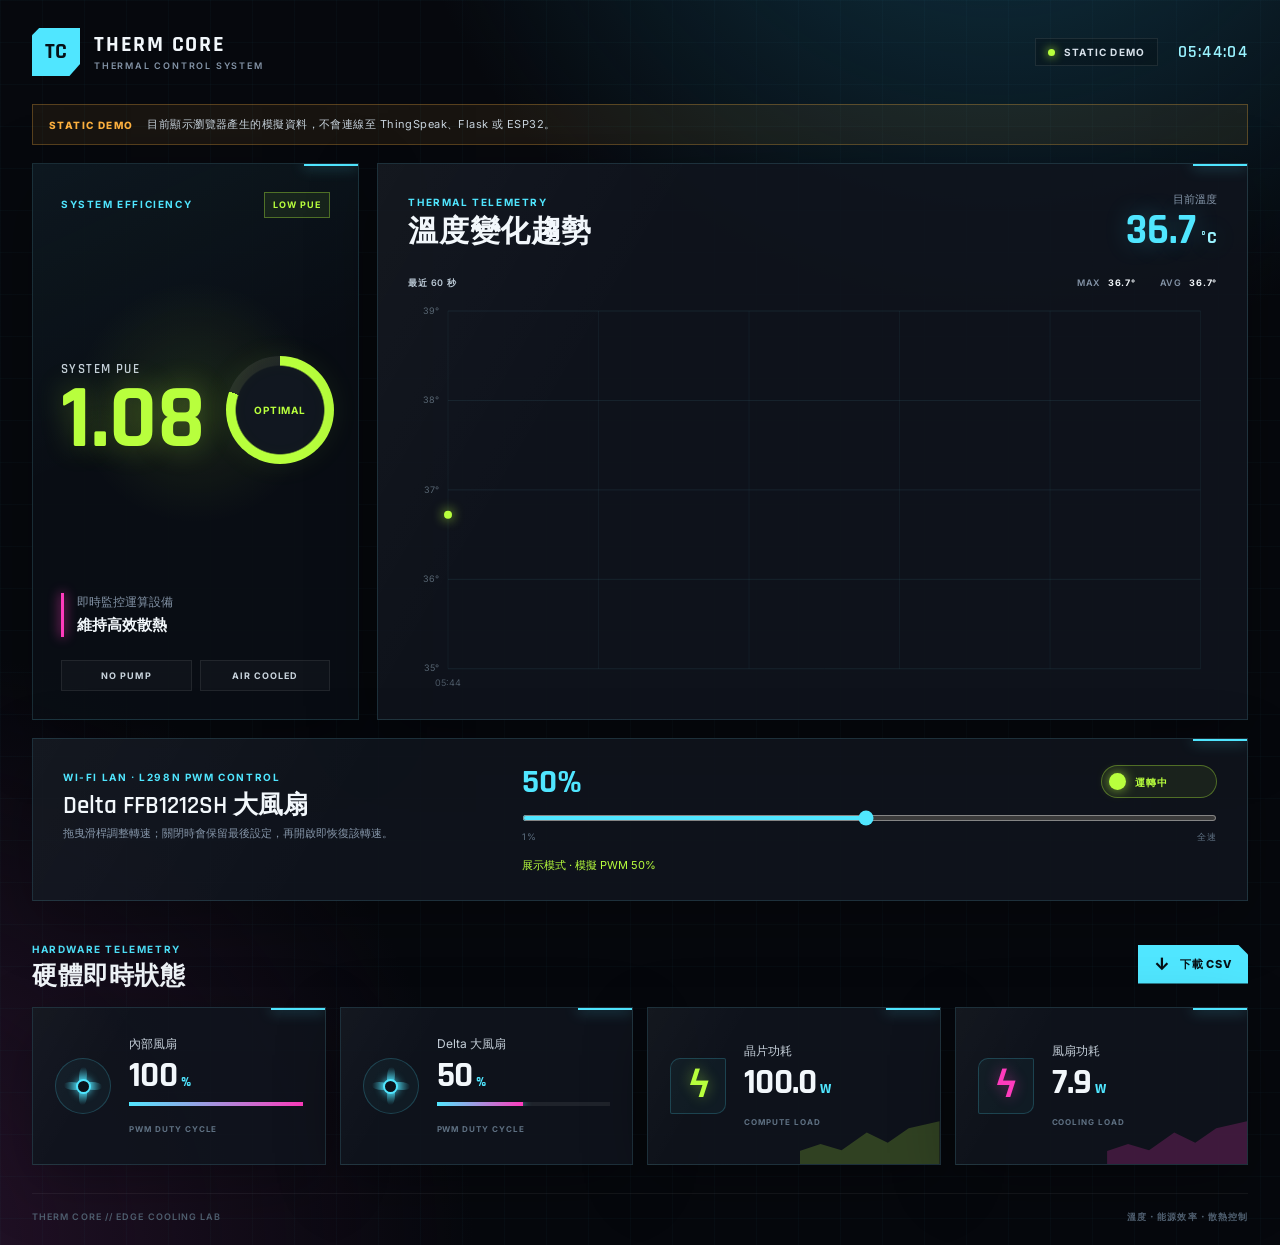
<file: demo/index.html>
<!doctype html>
<html lang="zh-Hant">
<head>
    <meta charset="utf-8">
    <meta name="viewport" content="width=device-width, initial-scale=1">
    <meta name="theme-color" content="#070a0f">
    <title>THERM CORE Demo｜散熱監控與風扇控制</title>
    <link rel="stylesheet" href="../static/styles.css">
    <link rel="stylesheet" href="./demo.css">
    <script src="./app.js" defer></script>
</head>
<body>
    <div class="ambient ambient-one"></div><div class="ambient ambient-two"></div>
    <main class="shell">
        <header class="topbar">
            <a class="brand" href="./index.html" aria-label="THERM CORE 展示首頁">
                <span class="brand-mark">TC</span>
                <span><strong>THERM CORE</strong><small>THERMAL CONTROL SYSTEM</small></span>
            </a>
            <div class="header-meta">
                <div class="source-status" id="sourceStatus"><span class="status-dot"></span><span id="sourceLabel">DEMO DATA</span></div>
                <div class="clock" id="clock">--:--:--</div>
            </div>
        </header>

        <aside class="demo-banner" role="note">
            <strong>STATIC DEMO</strong>
            <span>目前顯示瀏覽器產生的模擬資料，不會連線至 ThingSpeak、Flask 或 ESP32。</span>
        </aside>

        <section class="hero-grid" aria-label="系統即時資訊">
            <article class="pue-card panel">
                <div class="panel-kicker"><span>SYSTEM EFFICIENCY</span><span class="tag tag-green">LOW PUE</span></div>
                <div class="pue-display">
                    <div><span class="pue-label">SYSTEM PUE</span><strong id="pueValue">1.08</strong></div>
                    <div class="gauge" id="pueGauge" aria-label="PUE 1.08"><span>OPTIMAL</span></div>
                </div>
                <div class="efficiency-copy"><span class="accent-line"></span><p>即時監控運算設備<br><strong>維持高效散熱</strong></p></div>
                <div class="feature-badges"><span>NO PUMP</span><span>AIR COOLED</span></div>
            </article>

            <article class="chart-card panel">
                <div class="chart-heading">
                    <div><div class="panel-kicker">THERMAL TELEMETRY</div><h1>溫度變化趨勢</h1></div>
                    <div class="temperature-now"><span>目前溫度</span><strong><span id="temperatureValue">--.-</span><small>°C</small></strong></div>
                </div>
                <div class="chart-stats"><span>最近 60 秒</span><span>MAX <strong id="maxTemp">--.-°</strong></span><span>AVG <strong id="avgTemp">--.-°</strong></span></div>
                <div class="chart-wrap"><canvas id="temperatureChart" role="img" aria-label="最近 60 秒溫度曲線"></canvas><div class="chart-tooltip" id="chartTooltip" hidden></div></div>
            </article>
        </section>

        <section class="fan-control panel" aria-labelledby="fanControlTitle">
            <div>
                <span class="eyebrow">WI-FI LAN · L298N PWM CONTROL</span>
                <h2 id="fanControlTitle">Delta FFB1212SH 大風扇</h2>
                <p>拖曳滑桿調整轉速；關閉時會保留最後設定，再開啟即恢復該轉速。</p>
            </div>
            <div class="slider-control">
                <div class="fan-control-heading">
                    <output id="fanSpeedValue" for="fanSpeed">50%</output>
                    <button class="fan-toggle is-on" id="fanToggle" type="button" role="switch" aria-checked="true" aria-label="大風扇電源">
                        <span class="fan-toggle-knob" aria-hidden="true"></span><span id="fanToggleLabel">運轉中</span>
                    </button>
                </div>
                <input id="fanSpeed" type="range" min="1" max="100" step="1" value="50" aria-label="大風扇轉速百分比">
                <div class="slider-scale"><span>1%</span><span>全速</span></div>
                <div class="fan-control-status is-pending" id="fanControlStatus" role="status">正在區域網路內尋找 ESP32…</div>
            </div>
        </section>

        <section class="metrics-section" aria-labelledby="metricsTitle">
            <div class="section-heading"><div><span class="eyebrow">HARDWARE TELEMETRY</span><h2 id="metricsTitle">硬體即時狀態</h2></div><button class="csv-button" id="downloadCsv" type="button"><span class="download-icon">↓</span>下載 CSV</button></div>
            <div class="metrics-grid">
                <article class="metric-card fan-card panel"><div class="metric-icon fan-icon" aria-hidden="true"><i></i><i></i><i></i><i></i></div><div class="metric-body"><span class="metric-label">內部風扇</span><div class="metric-number"><strong id="internalFan">100</strong><small>%</small></div><div class="progress-track"><span id="internalFanBar" style="width:100%"></span></div><span class="metric-note">PWM DUTY CYCLE</span></div></article>
                <article class="metric-card fan-card panel"><div class="metric-icon fan-icon fan-icon-alt" aria-hidden="true"><i></i><i></i><i></i><i></i></div><div class="metric-body"><span class="metric-label">Delta 大風扇</span><div class="metric-number"><strong id="externalFan">50</strong><small>%</small></div><div class="progress-track"><span id="externalFanBar" style="width:50%"></span></div><span class="metric-note">PWM DUTY CYCLE</span></div></article>
                <article class="metric-card power-card panel"><div class="metric-icon bolt-icon" aria-hidden="true">ϟ</div><div class="metric-body"><span class="metric-label">晶片功耗</span><div class="metric-number"><strong id="chipPower">100.0</strong><small>W</small></div><span class="metric-note">COMPUTE LOAD</span></div><span class="spark spark-one"></span></article>
                <article class="metric-card power-card panel"><div class="metric-icon bolt-icon bolt-icon-alt" aria-hidden="true">ϟ</div><div class="metric-body"><span class="metric-label">風扇功耗</span><div class="metric-number"><strong id="fanPower">7.9</strong><small>W</small></div><span class="metric-note">COOLING LOAD</span></div><span class="spark spark-two"></span></article>
            </div>
        </section>
        <footer><span>THERM CORE // EDGE COOLING LAB</span><span>溫度・能源效率・散熱控制</span></footer>
    </main>
</body>
</html>
</file>
<file: static/styles.css>
@import url("https://fonts.googleapis.com/css2?family=Inter:wght@400;500;600;700;800&family=Rajdhani:wght@500;600;700&display=swap");

:root {
    --bg: #06080d;
    --panel: rgba(15, 20, 29, 0.88);
    --panel-2: rgba(10, 14, 21, 0.94);
    --line: rgba(123, 231, 255, 0.14);
    --cyan: #50e6ff;
    --cyan-soft: #9af3ff;
    --green: #b8ff3d;
    --magenta: #ff3bbd;
    --text: #f2f7fb;
    --muted: #8494a7;
    --font-tech: "Rajdhani", "Noto Sans TC", sans-serif;
    --font-ui: "Inter", "Noto Sans TC", sans-serif;
}

* {
    box-sizing: border-box;
}

html {
    color-scheme: dark;
    background: var(--bg);
}

body {
    min-width: 320px;
    min-height: 100vh;
    margin: 0;
    overflow-x: hidden;
    color: var(--text);
    font-family: var(--font-ui);
    background:
        linear-gradient(rgba(80, 230, 255, 0.025) 1px, transparent 1px),
        linear-gradient(90deg, rgba(80, 230, 255, 0.025) 1px, transparent 1px),
        radial-gradient(circle at 78% -20%, #103849 0, transparent 34%),
        radial-gradient(circle at -10% 100%, #26122a 0, transparent 32%),
        var(--bg);
    background-size: 42px 42px, 42px 42px, auto, auto, auto;
}

body::before {
    position: fixed;
    z-index: 20;
    inset: 0;
    pointer-events: none;
    content: "";
    opacity: 0.16;
    background: repeating-linear-gradient(
        0deg,
        transparent 0,
        transparent 3px,
        rgba(255, 255, 255, 0.025) 4px
    );
}

.ambient {
    position: fixed;
    z-index: -1;
    width: 360px;
    height: 360px;
    border-radius: 50%;
    filter: blur(90px);
    opacity: 0.1;
}

.ambient-one {
    top: 15%;
    right: -180px;
    background: var(--cyan);
}

.ambient-two {
    bottom: -200px;
    left: 16%;
    background: var(--magenta);
}

.shell {
    width: min(1440px, calc(100% - 64px));
    margin: 0 auto;
    padding: 28px 0 24px;
}

.topbar,
.chart-heading,
.section-heading,
.header-meta,
.brand,
.source-status,
.pue-display,
.metric-card,
footer {
    display: flex;
    align-items: center;
}

.topbar {
    justify-content: space-between;
    margin-bottom: 28px;
}

.brand {
    gap: 14px;
    color: inherit;
    text-decoration: none;
}

.brand-mark {
    display: grid;
    width: 48px;
    height: 48px;
    place-items: center;
    color: #071016;
    font: 800 22px/1 var(--font-tech);
    background: var(--cyan);
    clip-path: polygon(15% 0, 100% 0, 100% 75%, 78% 100%, 0 100%, 0 15%);
    box-shadow: 0 0 24px rgba(80, 230, 255, 0.38);
}

.brand strong,
.brand small {
    display: block;
}

.brand strong {
    letter-spacing: 0.08em;
    font: 700 22px/1 var(--font-tech);
}

.brand small {
    margin-top: 5px;
    color: var(--muted);
    letter-spacing: 0.2em;
    font: 600 9px/1 var(--font-ui);
}

.header-meta {
    gap: 20px;
}

.source-status {
    gap: 9px;
    padding: 8px 12px;
    color: #d7e1ea;
    border: 1px solid rgba(255, 255, 255, 0.09);
    background: rgba(0, 0, 0, 0.2);
    letter-spacing: 0.12em;
    font: 700 10px/1 var(--font-ui);
}

.status-dot {
    width: 7px;
    height: 7px;
    border-radius: 50%;
    background: #ffb23f;
    box-shadow: 0 0 10px #ffb23f;
}

.source-status.is-live .status-dot {
    background: var(--green);
    box-shadow: 0 0 10px var(--green);
}

.clock {
    color: var(--cyan-soft);
    letter-spacing: 0.08em;
    font: 600 17px/1 var(--font-tech);
}

.panel {
    position: relative;
    overflow: hidden;
    border: 1px solid var(--line);
    background:
        linear-gradient(120deg, rgba(255, 255, 255, 0.025), transparent 28%),
        var(--panel);
    box-shadow: 0 18px 65px rgba(0, 0, 0, 0.28);
}

.panel::after {
    position: absolute;
    top: 0;
    right: 0;
    width: 54px;
    height: 2px;
    content: "";
    background: var(--cyan);
    box-shadow: 0 0 14px rgba(80, 230, 255, 0.8);
}

.hero-grid {
    display: grid;
    grid-template-columns: minmax(280px, 0.82fr) minmax(520px, 2.18fr);
    gap: 18px;
}

.pue-card,
.chart-card {
    min-height: 438px;
}

.pue-card {
    display: flex;
    flex-direction: column;
    padding: 28px;
    background:
        radial-gradient(circle at 50% 43%, rgba(184, 255, 61, 0.1), transparent 34%),
        linear-gradient(155deg, rgba(80, 230, 255, 0.05), transparent 46%),
        var(--panel-2);
}

.panel-kicker,
.eyebrow {
    color: var(--cyan);
    letter-spacing: 0.16em;
    font: 700 10px/1.3 var(--font-ui);
}

.pue-card .panel-kicker {
    display: flex;
    align-items: center;
    justify-content: space-between;
}

.tag {
    padding: 6px 8px;
    border: 1px solid;
    letter-spacing: 0.12em;
    font-size: 9px;
}

.tag-green {
    color: var(--green);
    border-color: rgba(184, 255, 61, 0.35);
    background: rgba(184, 255, 61, 0.07);
}

.pue-display {
    flex: 1;
    justify-content: space-between;
    gap: 20px;
    margin: 25px 0 14px;
}

.pue-label {
    display: block;
    color: #c5d0da;
    letter-spacing: 0.11em;
    font: 600 13px/1 var(--font-tech);
}

.pue-display strong {
    display: block;
    margin-top: 9px;
    color: var(--green);
    text-shadow: 0 0 30px rgba(184, 255, 61, 0.3);
    font: 700 clamp(72px, 7vw, 104px)/0.8 var(--font-tech);
}

.gauge {
    display: grid;
    width: 108px;
    height: 108px;
    flex: 0 0 auto;
    place-items: center;
    border-radius: 50%;
    background:
        radial-gradient(circle, #111720 57%, transparent 59%),
        conic-gradient(var(--green) 0deg 290deg, rgba(255, 255, 255, 0.08) 290deg);
    box-shadow: inset 0 0 25px rgba(184, 255, 61, 0.06), 0 0 28px rgba(184, 255, 61, 0.08);
}

.gauge span {
    color: var(--green);
    letter-spacing: 0.08em;
    font: 700 10px/1 var(--font-ui);
}

.efficiency-copy {
    display: flex;
    align-items: center;
    gap: 13px;
    margin-bottom: 22px;
}

.accent-line {
    width: 3px;
    height: 44px;
    background: var(--magenta);
    box-shadow: 0 0 12px var(--magenta);
}

.efficiency-copy p {
    margin: 0;
    color: var(--muted);
    font-size: 12px;
    line-height: 1.7;
}

.efficiency-copy strong {
    color: var(--text);
    font-size: 15px;
}

.feature-badges {
    display: grid;
    grid-template-columns: 1fr 1fr;
    gap: 8px;
}

.feature-badges span {
    padding: 10px 8px;
    color: #c9d4dd;
    border: 1px solid rgba(255, 255, 255, 0.08);
    background: rgba(255, 255, 255, 0.025);
    text-align: center;
    letter-spacing: 0.12em;
    font: 700 9px/1 var(--font-ui);
}

.chart-card {
    display: flex;
    flex-direction: column;
    padding: 28px 30px 22px;
}

.chart-heading {
    justify-content: space-between;
    gap: 24px;
}

.chart-heading h1,
.section-heading h2 {
    margin: 7px 0 0;
    letter-spacing: 0.02em;
    font: 600 30px/1.1 var(--font-tech);
}

.temperature-now {
    text-align: right;
}

.temperature-now > span {
    display: block;
    margin-bottom: 3px;
    color: var(--muted);
    font-size: 11px;
}

.temperature-now strong {
    color: var(--cyan);
    text-shadow: 0 0 24px rgba(80, 230, 255, 0.25);
    font: 700 42px/1 var(--font-tech);
}

.temperature-now small {
    margin-left: 4px;
    color: var(--cyan-soft);
    font-size: 18px;
}

.chart-stats {
    display: flex;
    align-items: center;
    gap: 24px;
    margin: 26px 0 6px;
    color: var(--muted);
    letter-spacing: 0.08em;
    font: 600 9px/1 var(--font-ui);
}

.chart-stats span:first-child {
    margin-right: auto;
    color: #bbc9d5;
}

.chart-stats strong {
    margin-left: 5px;
    color: var(--text);
}

.chart-wrap {
    position: relative;
    min-height: 290px;
    flex: 1;
}

#temperatureChart {
    display: block;
    width: 100%;
    height: 100%;
    cursor: crosshair;
}

.chart-tooltip {
    position: absolute;
    z-index: 3;
    min-width: 84px;
    padding: 8px 10px;
    pointer-events: none;
    color: #061016;
    background: var(--cyan);
    transform: translate(-50%, calc(-100% - 10px));
    text-align: center;
    font: 700 11px/1.4 var(--font-ui);
    box-shadow: 0 6px 20px rgba(80, 230, 255, 0.25);
}

.metrics-section {
    margin-top: 36px;
}

.fan-control {
    display: grid;
    grid-template-columns: minmax(240px, 0.75fr) minmax(360px, 1.25fr);
    gap: 42px;
    margin-top: 18px;
    padding: 26px 30px;
}

.fan-control h2 {
    margin: 8px 0 6px;
    font: 600 25px/1.1 var(--font-tech);
}

.fan-control p,
.fan-control-status {
    margin: 0;
    color: var(--muted);
    font-size: 11px;
}

.slider-control output {
    display: block;
    color: var(--cyan);
    font: 700 34px/1 var(--font-tech);
}

.fan-control-heading {
    display: flex;
    align-items: center;
    justify-content: space-between;
    gap: 20px;
    margin-bottom: 6px;
}

.fan-toggle {
    display: inline-flex;
    min-width: 116px;
    align-items: center;
    gap: 9px;
    padding: 7px 11px 7px 7px;
    color: var(--muted);
    border: 1px solid rgba(255, 255, 255, 0.12);
    border-radius: 999px;
    background: rgba(255, 255, 255, 0.035);
    cursor: pointer;
    letter-spacing: 0.08em;
    font: 700 10px/1 var(--font-ui);
    transition: color 160ms ease, border-color 160ms ease, background 160ms ease;
}

.fan-toggle-knob {
    width: 17px;
    height: 17px;
    border-radius: 50%;
    background: #5f7183;
    box-shadow: 0 0 0 transparent;
    transition: background 160ms ease, box-shadow 160ms ease;
}

.fan-toggle.is-on {
    color: var(--green);
    border-color: rgba(184, 255, 61, 0.34);
    background: rgba(184, 255, 61, 0.07);
}

.fan-toggle.is-on .fan-toggle-knob {
    background: var(--green);
    box-shadow: 0 0 12px rgba(184, 255, 61, 0.7);
}

.fan-toggle:focus-visible {
    outline: 2px solid var(--cyan);
    outline-offset: 3px;
}

.slider-control input[type="range"] {
    width: 100%;
    height: 6px;
    margin: 10px 0;
    accent-color: var(--cyan);
    cursor: pointer;
}

.slider-scale {
    display: flex;
    justify-content: space-between;
    color: #5f7183;
    font-size: 9px;
    letter-spacing: 0.1em;
}

.fan-control-status {
    min-height: 16px;
    margin-top: 14px;
}

.fan-control-status.is-ok { color: var(--green); }
.fan-control-status.is-error { color: #ff6b7a; }
.fan-control-status.is-pending { color: var(--cyan-soft); }

.section-heading {
    justify-content: space-between;
    margin-bottom: 16px;
}

.section-heading h2 {
    font-size: 25px;
}

.csv-button {
    display: inline-flex;
    align-items: center;
    gap: 9px;
    padding: 11px 16px;
    color: #071016;
    border: 0;
    background: var(--cyan);
    cursor: pointer;
    letter-spacing: 0.08em;
    font: 800 11px/1 var(--font-ui);
    clip-path: polygon(0 0, calc(100% - 10px) 0, 100% 10px, 100% 100%, 0 100%);
    transition: transform 160ms ease, box-shadow 160ms ease;
}

.csv-button:hover {
    transform: translateY(-2px);
    box-shadow: 0 0 22px rgba(80, 230, 255, 0.32);
}

.csv-button:focus-visible {
    outline: 2px solid white;
    outline-offset: 3px;
}

.download-icon {
    font-size: 17px;
}

.metrics-grid {
    display: grid;
    grid-template-columns: repeat(4, 1fr);
    gap: 14px;
}

.metric-card {
    min-height: 158px;
    gap: 18px;
    padding: 22px;
}

.metric-icon {
    display: grid;
    width: 56px;
    height: 56px;
    flex: 0 0 auto;
    place-items: center;
    border: 1px solid rgba(80, 230, 255, 0.2);
    background: rgba(80, 230, 255, 0.045);
}

.fan-icon {
    position: relative;
    border-radius: 50%;
    transform-origin: 50% 50%;
    animation: fanSpin var(--fan-spin-duration, 5s) linear infinite;
}

.fan-icon.is-stopped {
    animation-play-state: paused;
}

.fan-icon::after {
    position: absolute;
    width: 11px;
    height: 11px;
    border: 2px solid var(--cyan);
    border-radius: 50%;
    content: "";
    background: #0b131b;
    box-shadow: 0 0 9px var(--cyan);
}

.fan-icon i {
    position: absolute;
    top: 50%;
    left: 50%;
    width: 8px;
    height: 21px;
    margin-top: -2px;
    margin-left: -4px;
    border-radius: 80% 20% 60% 40%;
    background: linear-gradient(var(--cyan), transparent);
    transform-origin: 50% 2px;
}

.fan-icon i:nth-child(1) { transform: rotate(0deg); }
.fan-icon i:nth-child(2) { transform: rotate(90deg); }
.fan-icon i:nth-child(3) { transform: rotate(180deg); }
.fan-icon i:nth-child(4) { transform: rotate(270deg); }

.fan-icon-alt {
    --fan-spin-duration: 2.8s;
}

.metric-body {
    min-width: 0;
    flex: 1;
}

.metric-label {
    display: block;
    color: #c6d0da;
    font-size: 12px;
}

.metric-number {
    margin: 7px 0 10px;
    white-space: nowrap;
}

.metric-number strong {
    letter-spacing: -0.02em;
    font: 700 36px/0.9 var(--font-tech);
}

.metric-number small {
    margin-left: 4px;
    color: var(--cyan);
    font: 700 14px/1 var(--font-tech);
}

.progress-track {
    position: relative;
    height: 4px;
    margin-bottom: 10px;
    overflow: hidden;
    background: rgba(255, 255, 255, 0.07);
}

.progress-track span {
    display: block;
    height: 100%;
    background: linear-gradient(90deg, var(--cyan), var(--magenta));
    box-shadow: 0 0 10px var(--cyan);
    transition: width 600ms ease;
}

.metric-note {
    color: #5f7183;
    letter-spacing: 0.12em;
    font: 700 8px/1 var(--font-ui);
}

.bolt-icon {
    color: var(--green);
    border-radius: 10px 2px 10px 2px;
    font: 700 35px/1 var(--font-tech);
    text-shadow: 0 0 14px rgba(184, 255, 61, 0.45);
}

.bolt-icon-alt {
    color: var(--magenta);
    text-shadow: 0 0 14px rgba(255, 59, 189, 0.45);
}

.spark {
    position: absolute;
    right: 0;
    bottom: 0;
    width: 48%;
    height: 44px;
    opacity: 0.2;
    clip-path: polygon(0 70%, 15% 54%, 30% 68%, 48% 28%, 63% 51%, 78% 18%, 100% 2%, 100% 100%, 0 100%);
}

.spark-one {
    background: var(--green);
}

.spark-two {
    background: var(--magenta);
}

footer {
    justify-content: space-between;
    margin-top: 28px;
    padding-top: 18px;
    color: #526273;
    border-top: 1px solid rgba(255, 255, 255, 0.06);
    letter-spacing: 0.12em;
    font: 600 9px/1 var(--font-ui);
}

@keyframes fanSpin {
    to { transform: rotate(360deg); }
}

@media (max-width: 1100px) {
    .hero-grid {
        grid-template-columns: 1fr 2fr;
    }

    .pue-display {
        align-items: flex-start;
        flex-direction: column;
    }

    .gauge {
        display: none;
    }

    .metrics-grid {
        grid-template-columns: repeat(2, 1fr);
    }
}

@media (max-width: 780px) {
    .shell {
        width: min(100% - 28px, 640px);
        padding-top: 18px;
    }

    .hero-grid {
        grid-template-columns: 1fr;
    }

    .pue-card {
        min-height: auto;
    }

    .pue-display {
        align-items: center;
        flex-direction: row;
    }

    .gauge {
        display: grid;
    }

    .chart-card {
        min-height: 430px;
    }

    .chart-heading {
        align-items: flex-start;
    }

    .fan-control {
        grid-template-columns: 1fr;
        gap: 18px;
    }
}

@media (max-width: 560px) {
    .brand small,
    .clock {
        display: none;
    }

    .brand-mark {
        width: 42px;
        height: 42px;
    }

    .brand strong {
        font-size: 18px;
    }

    .pue-card,
    .chart-card {
        padding: 21px;
    }

    .pue-display strong {
        font-size: 72px;
    }

    .gauge {
        width: 88px;
        height: 88px;
    }

    .chart-heading h1 {
        font-size: 24px;
    }

    .temperature-now strong {
        font-size: 34px;
    }

    .metrics-grid {
        grid-template-columns: 1fr;
    }

    .metric-card {
        min-height: 134px;
    }

    footer {
        align-items: flex-start;
        flex-direction: column;
        gap: 10px;
    }
}

@media (prefers-reduced-motion: reduce) {
    *,
    *::before,
    *::after {
        scroll-behavior: auto !important;
        animation-duration: 0.01ms !important;
        animation-iteration-count: 1 !important;
        transition-duration: 0.01ms !important;
    }
}
</file>
<file: demo/demo.css>
.demo-banner {
    display: flex;
    align-items: center;
    gap: 14px;
    margin-bottom: 18px;
    padding: 12px 16px;
    color: #c9d4dd;
    border: 1px solid rgba(255, 178, 63, 0.28);
    background: rgba(255, 178, 63, 0.07);
    letter-spacing: 0.04em;
    font-size: 11px;
}

.demo-banner strong {
    flex: 0 0 auto;
    color: #ffb23f;
    letter-spacing: 0.14em;
    font: 800 10px/1 var(--font-ui);
}

@media (max-width: 560px) {
    .demo-banner {
        align-items: flex-start;
        flex-direction: column;
        gap: 7px;
    }
}
</file>
